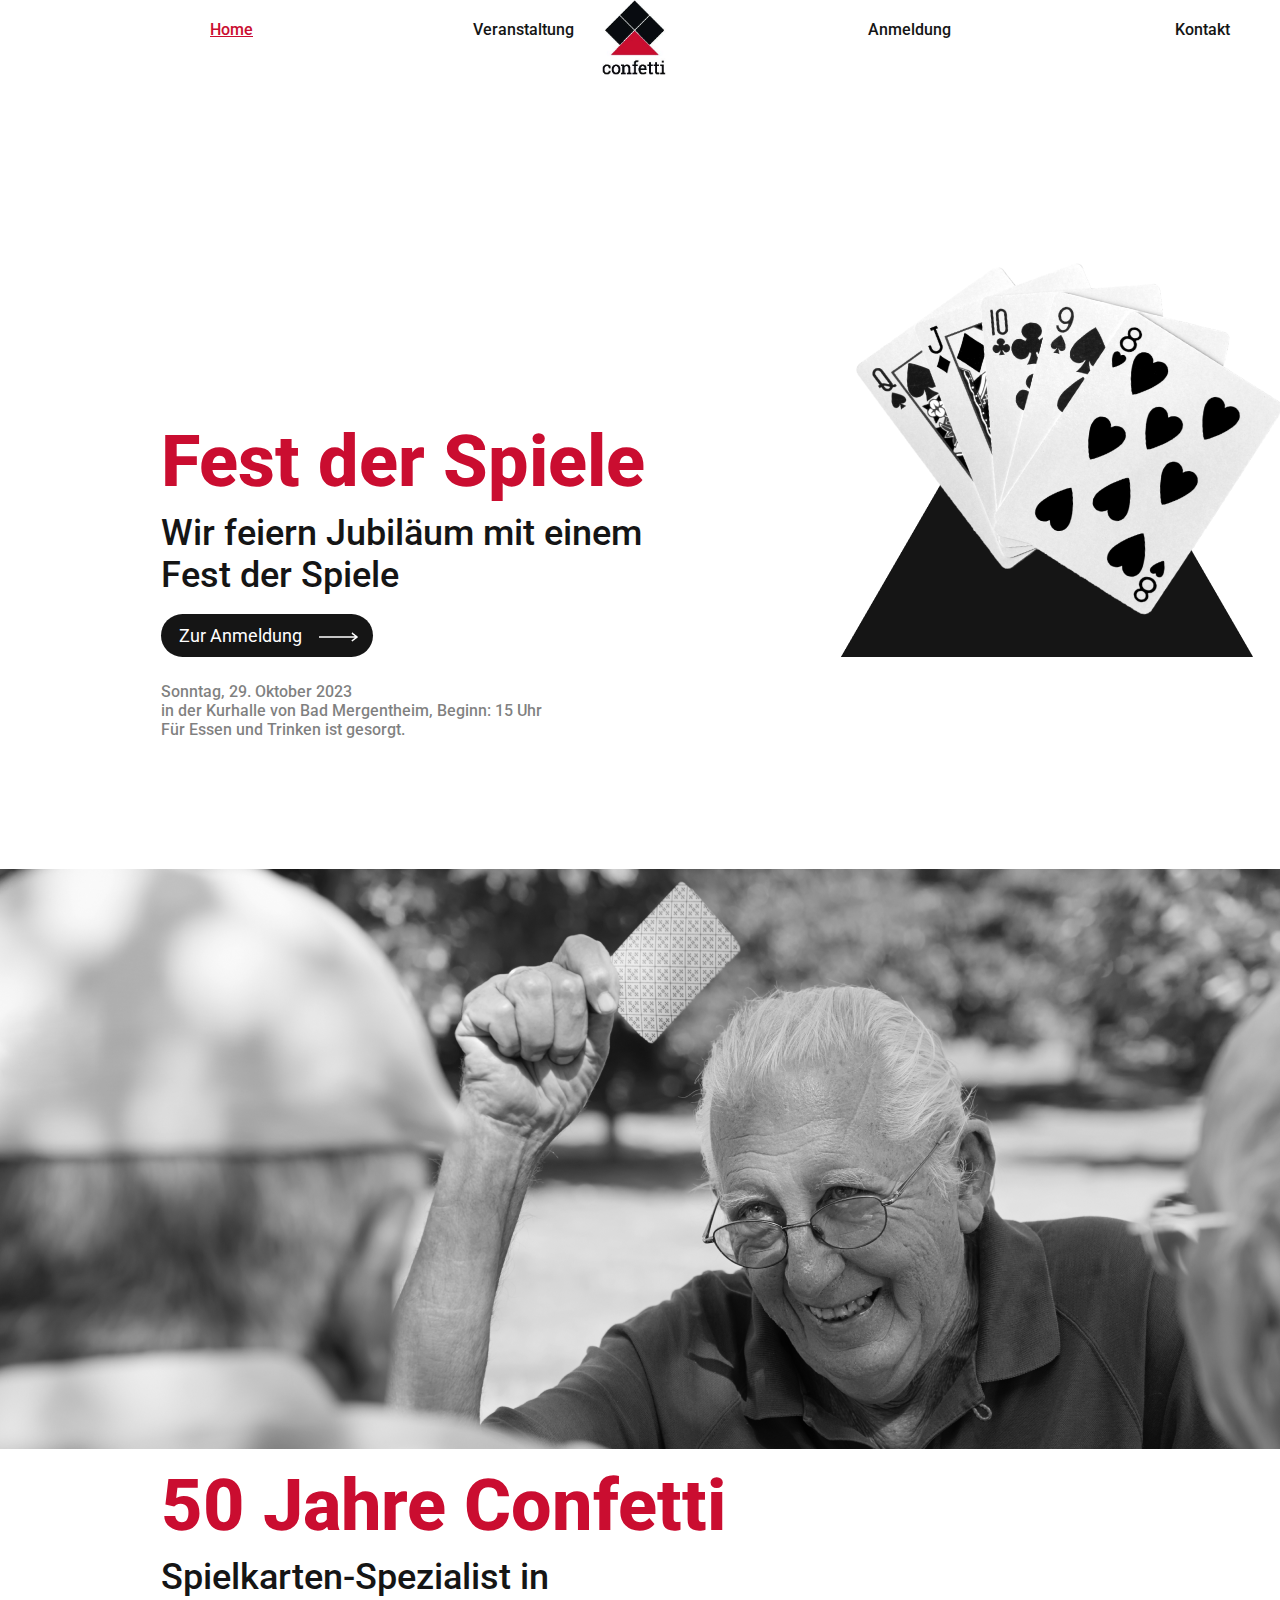
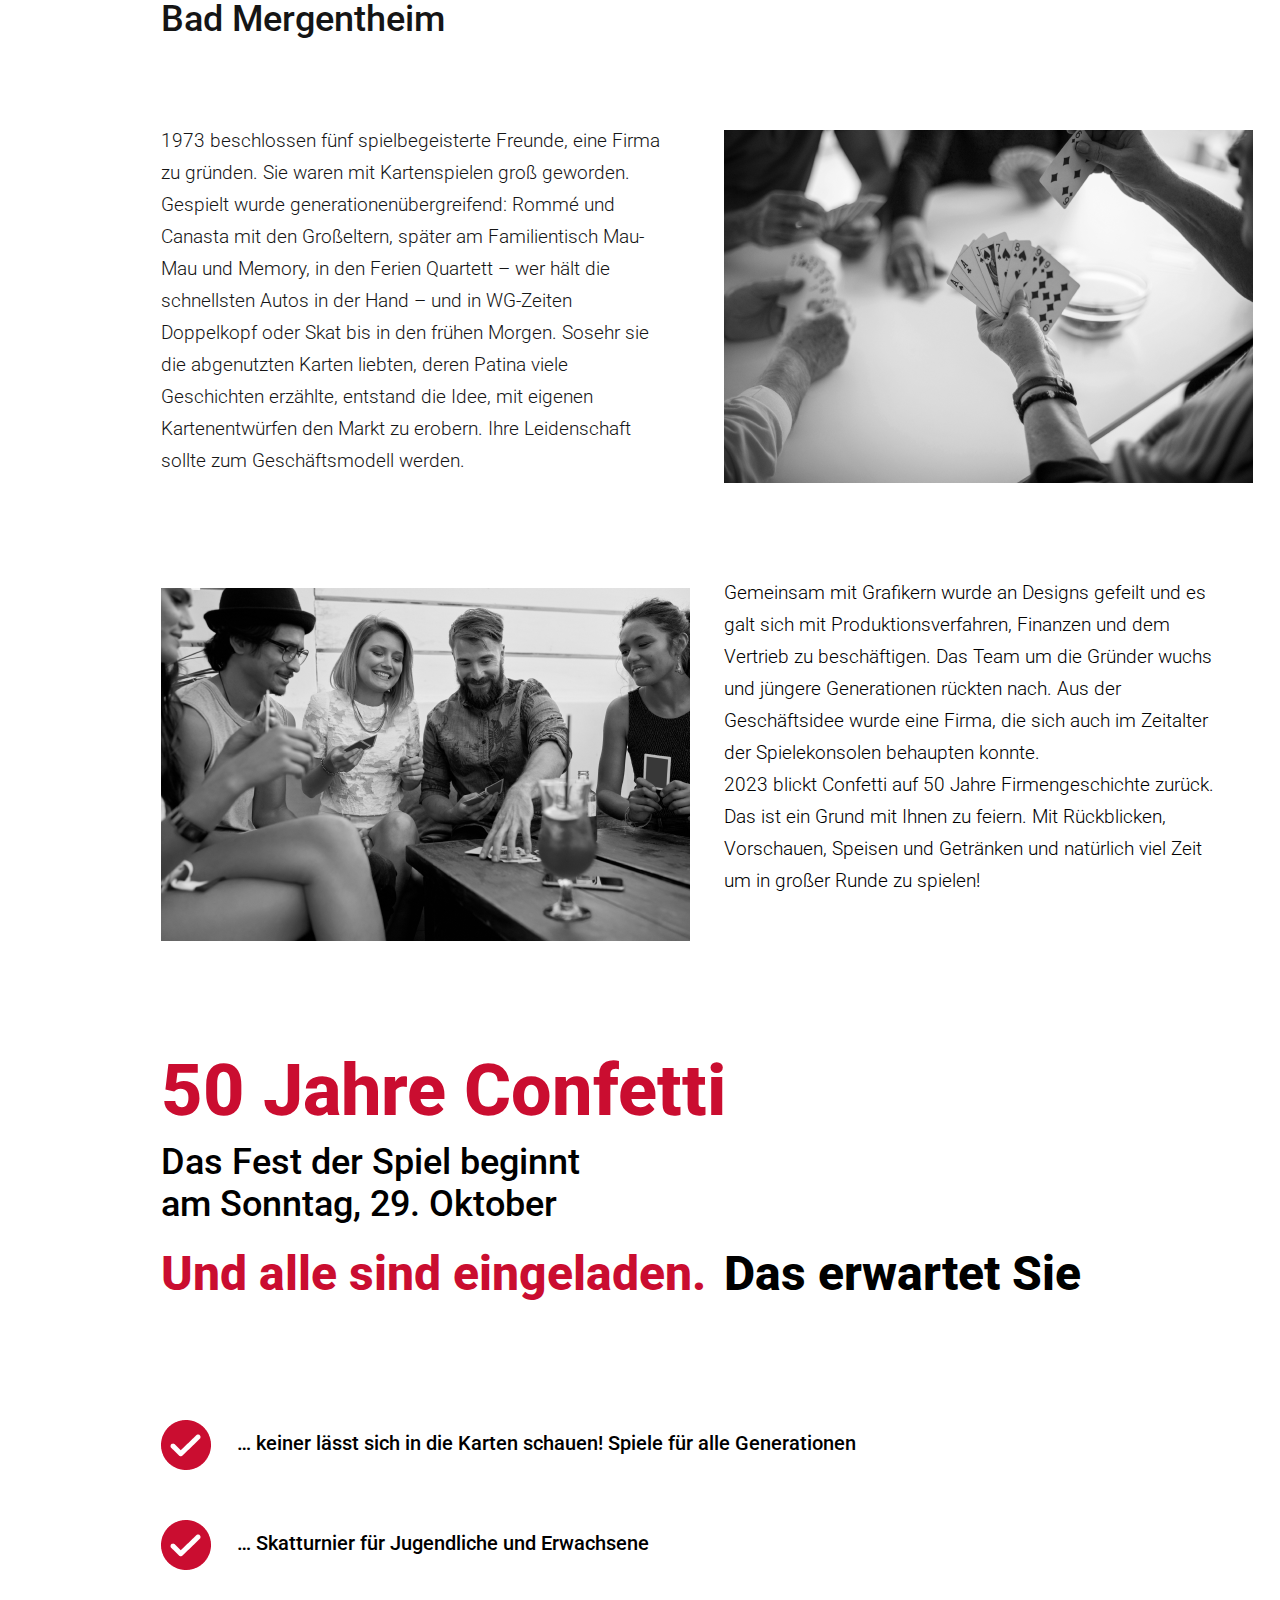
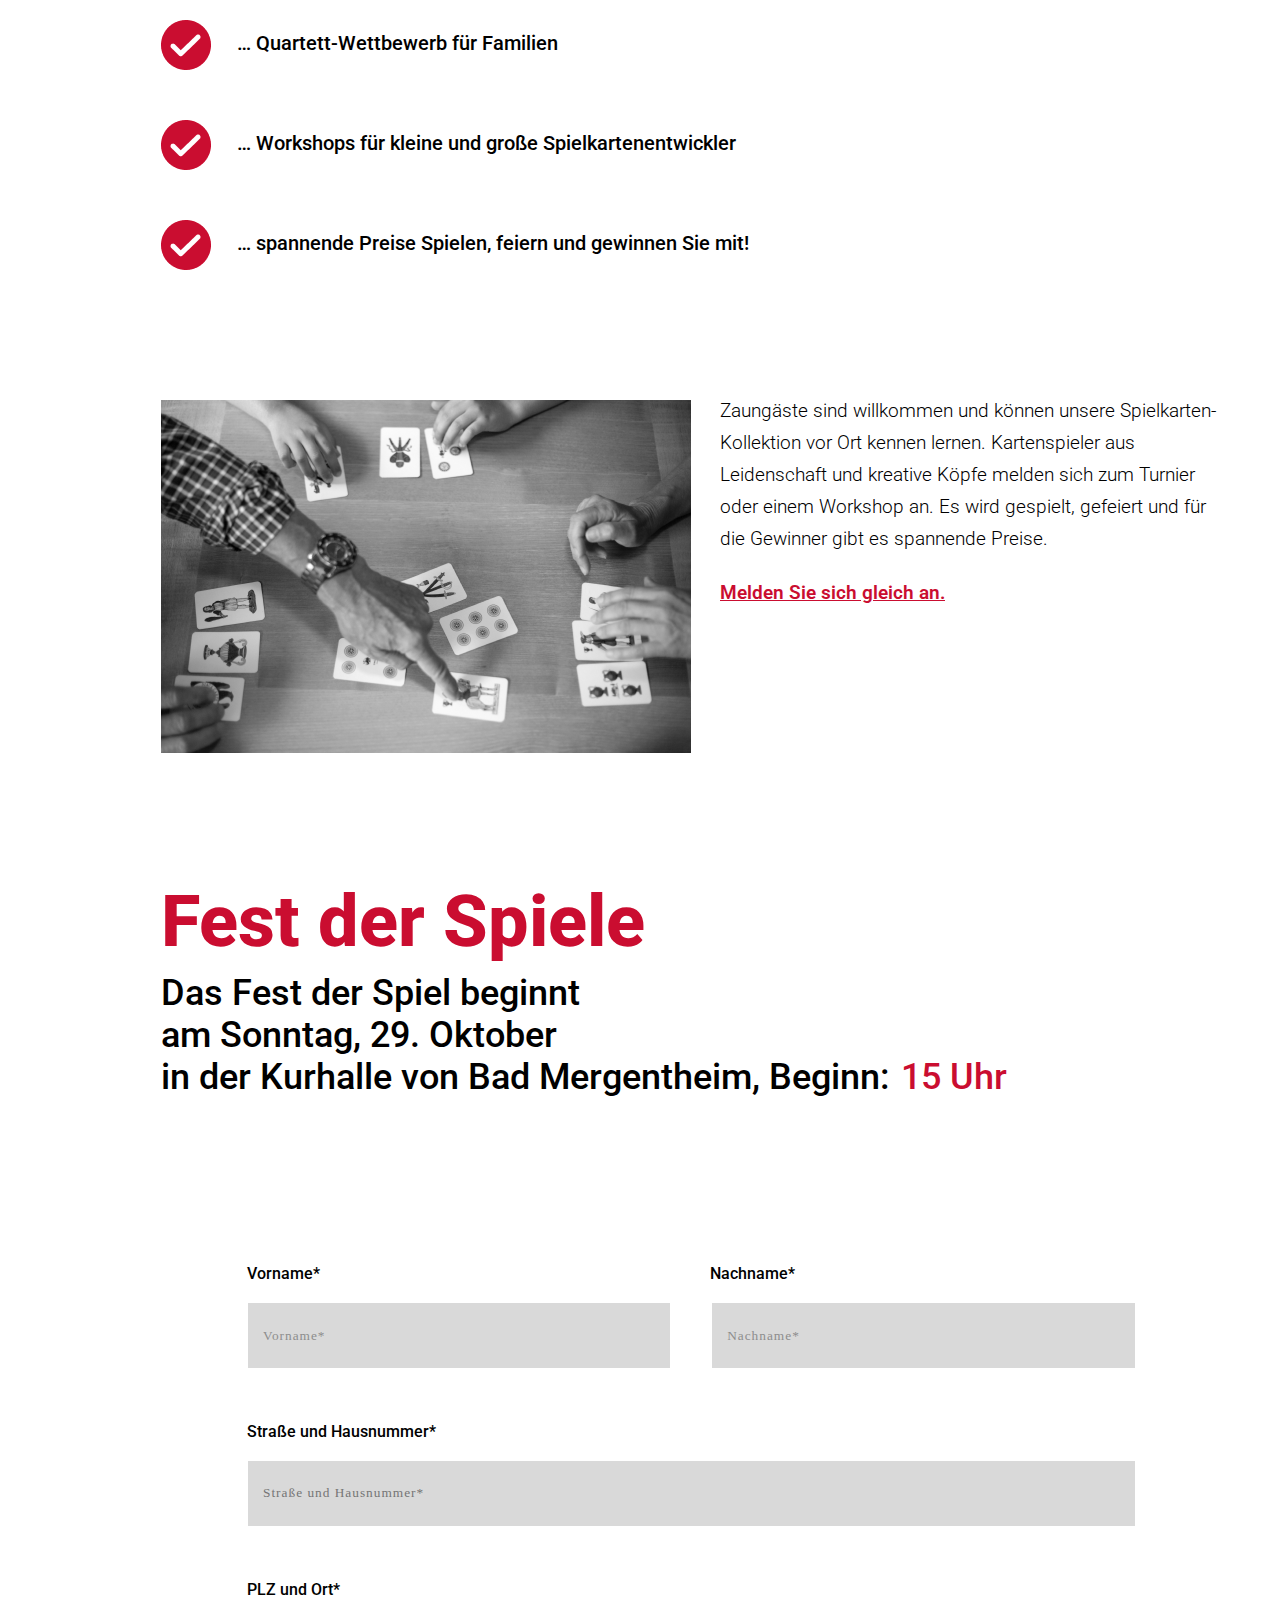
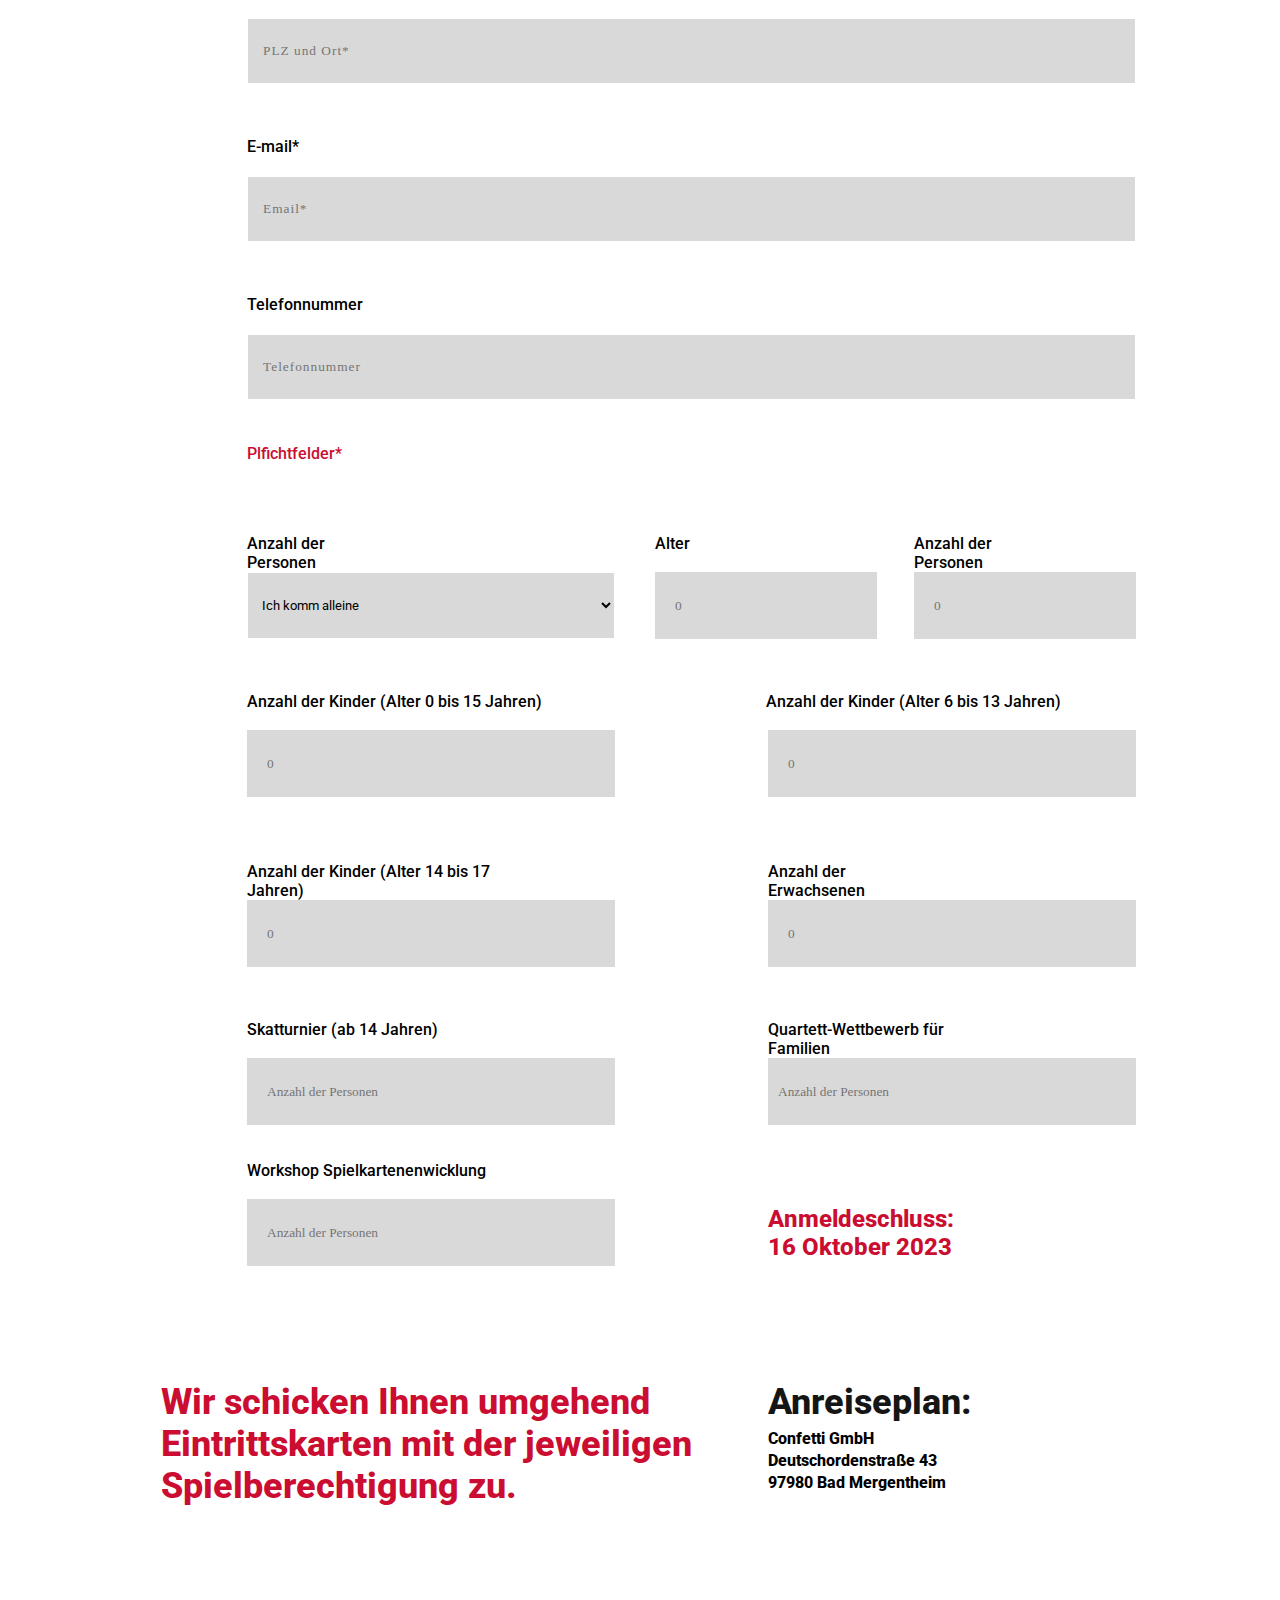
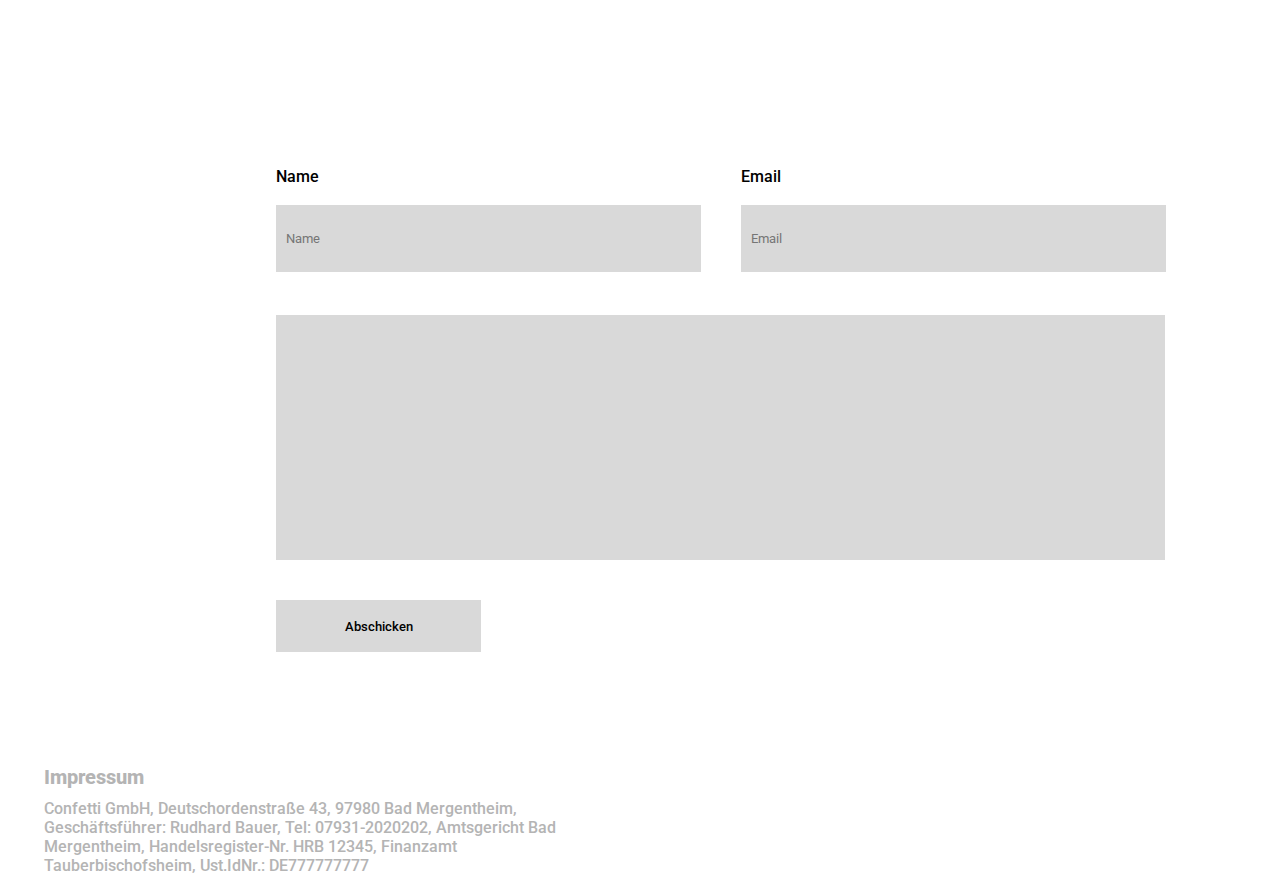
<file: index.html>
<html lang="en">
<head>
    <meta charset="UTF-8">
    <meta http-equiv="X-UA-Compatible" content="IE=edge">
    <meta name="viewport" content="width=device-width, initial-scale=1.0">
    <link rel="stylesheet" href="style.css">
    <title>Document</title>
</head>
<body>
    

<!-- Navigationsleiste/Header -->

<header>
    <div id="main_nav">
        <div class="logo">
            <a href="#"><img src="img/Logo_Confetti.jpg" alt=""></a>
        </div>
        <div class="inner_main_nav">
            <ul>
                <li><a href="#" class="homecolor"">Home</a></li>
                <li><a href="#" class="veranstaltung">Veranstaltung</a></li>
                <li><a href="#" class="anmeldung">Anmeldung</a></li>
                <li><a href="#" class="kontakt">Kontakt</a></li>
            </ul>
        </div>
    </div>
</header>


<!-- Landingpage -->

<section class="sec1">

    <img class="kartenbild" src="img/Bild_21 SW.png" alt="">
    <a href="#"> <img class="arrow" src="img/Vector 2.png" alt=""> </a> 
    <img class="triangle" src="img/Polygon 1.png" alt="">
    <h1 class="lph1">Fest der Spiele</h1>
    <p class="firsttext">Wir feiern Jubiläum mit einem <br> Fest der Spiele</p>
    <a href="#" class="button">Zur Anmeldung</a>
    <p class="secondtext"> Sonntag, 29. Oktober 2023 <br>
        in der Kurhalle von Bad Mergentheim, Beginn: 15 Uhr <br>
        Für Essen und Trinken ist gesorgt.</p>

</section>

<!-- Content Site 1 -->

<section class="sec2">

    <img src="img/Bild_09 3.png" alt="">
    <h1 class="contenttext">50 Jahre Confetti</h1>
    <p class="thridtext">Spielkarten-Spezialist in <br> Bad Mergentheim</p>
    <p class="firstlongtext">
        1973 beschlossen fünf spielbegeisterte Freunde, eine Firma <br>
        zu gründen. Sie waren mit Kartenspielen groß geworden. <br>
        Gespielt wurde generationenübergreifend: Rommé und <br>
        Canasta mit den Großeltern, später am Familientisch Mau- <br>
        Mau und Memory, in den Ferien Quartett – wer hält die <br>
        schnellsten Autos in der Hand – und in WG-Zeiten <br>
        Doppelkopf oder Skat bis in den frühen Morgen. Sosehr sie <br>
        die abgenutzten Karten liebten, deren Patina viele <br>
        Geschichten erzählte, entstand die Idee, mit eigenen <br>
        Kartenentwürfen den Markt zu erobern. Ihre Leidenschaft <br>
        sollte zum Geschäftsmodell werden.</p>

    <img class="longtextpic1" src="img/Bild_11 SW 1.png" alt="">
    <img class="longtextpic2" src="img/Bild_06 1.png" alt="">

    <p class="secondlongtext">
        Gemeinsam mit Grafikern wurde an Designs gefeilt und es <br>
        galt sich mit Produktionsverfahren, Finanzen und dem <br>
        Vertrieb zu beschäftigen. Das Team um die Gründer wuchs <br>
        und jüngere Generationen rückten nach. Aus der <br>
        Geschäftsidee wurde eine Firma, die sich auch im Zeitalter <br>
        der Spielekonsolen behaupten konnte. <br>

        2023 blickt Confetti auf 50 Jahre Firmengeschichte zurück. <br>
        Das ist ein Grund mit Ihnen zu feiern. Mit Rückblicken, <br>
        Vorschauen, Speisen und Getränken und natürlich viel Zeit <br>
        um in großer Runde zu spielen!</p>

</section>

<!-- Content Site 2 -->

<section class="sec3">

    <h1 class="contenth1">50 Jahre Confetti</h1>
    <p class="content3text">Das Fest der Spiel beginnt <br> am Sonntag, 29. Oktober</p>
    <p class="content3text1">Und alle sind eingeladen.</p>
    <p class="content3text2">Das erwartet Sie</p>

    <img class="check1" src="img/check.png" alt="">
    <p class="checktext1">… keiner lässt sich in die Karten schauen! Spiele für alle Generationen</p>

    <img class="check2" src="img/check.png" alt="">
    <p class="checktext2">… Skatturnier für Jugendliche und Erwachsene</p>

    <img class="check3" src="img/check.png" alt="">
    <p class="checktext3">… Quartett-Wettbewerb für Familien</p>

    <img class="check4" src="img/check.png" alt="">
    <p class="checktext4">… Workshops für kleine und große Spielkartenentwickler</p>

    <img class="check5" src="img/check.png" alt="">
    <p class="checktext5">… spannende Preise Spielen, feiern und gewinnen Sie mit!</p>

    <img class="content3img" src="img/Bild_12 1.png" alt="">
    <p class="content3_img_text">
        Zaungäste sind willkommen und können unsere Spielkarten- <br>
        Kollektion vor Ort kennen lernen. Kartenspieler aus <br>
        Leidenschaft und kreative Köpfe melden sich zum Turnier <br>
        oder einem Workshop an. Es wird gespielt, gefeiert und für <br>
        die Gewinner gibt es spannende Preise.</p>
    <p class="content3_img_text_cta">Melden Sie sich gleich an.</p>

</section>

<!-- Content Site 3 (Formular) -->


<section class="sec4">

    <h1 class="sec4h1">Fest der Spiele</h1>
    <p class="sec4undertext">
        Das Fest der Spiel beginnt <br>
        am Sonntag, 29. Oktober <br>
        in der Kurhalle von Bad Mergentheim, Beginn:</p>
        <p class="uhrzeit">15 Uhr</p>


        <div class="containerform">
            <form>
    
                    <input type="text" class="vorname" name="vorname" placeholder="Vorname*" required="required">
                    <input type="text" class="nachname" name="nachname" placeholder="Nachname*" required="required">
                    <input type="text" required="required" class="adresse" name="adress_name" placeholder="Straße und Hausnummer*">
                    <input type="text" required="required" class="ort" name="adress_name" placeholder="PLZ und Ort*">
                    <input type="email" required="required" class="email" name="adress_name" placeholder="Email*">
                    <input type="tel" class="telefon" name="adress_name" placeholder="Telefonnummer">
                
                    <select id="werkommt" name="werkommt">
                        <option value="australia">Ich komm alleine</option>
                        <option value="canada">Ich komm mit meiner Familie</option>
                      </select>


                    <p class="inputtext1">Vorname*</p>
                    <p class="inputtext2">Nachname*</p>
                    <p class="inputtext3">Straße und Hausnummer*</p>
                    <p class="inputtext4">PLZ und Ort*</p>
                    <p class="inputtext5">E-mail*</p>
                    <p class="inputtext6">Telefonnummer</p>
                    <p class="pflichtfeld">Plfichtfelder*</p>


                      
                    <input type="number" placeholder="0" class="alterinput">
                    <input type="number" placeholder="0" class="personenNR">
                    <input type="number" placeholder="0" class="kinderNR05">
                    <input type="number" placeholder="0" class="kinderNR613">
                    <input type="number" placeholder="0" class="kinderNR1417">
    
                    <input type="number" placeholder="0" class="erwachsenenNR">
                    <input type="number" placeholder="Anzahl der Personen" class="skatturnier">
                    <input type="number" placeholder="Anzahl der Personen" class="quartett">
                    <input type="number" placeholder="Anzahl der Personen" class="workshop">
    
                    <p class="inputnumbertext1">Anzahl der Personen</p>
                    <p class="inputnumbertext2">Alter</p>
                    <p class="inputnumbertext3">Anzahl der Personen</p>
                    <p class="inputnumbertext4">Anzahl der Kinder (Alter 0 bis 15 Jahren)</p>
                    <p class="inputnumbertext5">Anzahl der Kinder (Alter 6 bis 13 Jahren)</p>

                    <p class="inputnumbertext6">Anzahl der Kinder (Alter 14 bis 17 Jahren)</p>
                    <p class="inputnumbertext7">Anzahl der Erwachsenen</p>
                    <p class="inputnumbertext8">Skatturnier (ab 14 Jahren)</p>
                    <p class="inputnumbertext9">Quartett-Wettbewerb für Familien</p>
                    <p class="inputnumbertext10">Workshop Spielkartenenwicklung</p>
                    
              </form>
        </div>

        <p class="anmeldeschluss">Anmeldeschluss: <br> 16 Oktober 2023</p>
</section>

<section class="contactsec">
    
    <h1 class="einladung">
                        Wir schicken Ihnen umgehend <br>
                        Eintrittskarten mit der jeweiligen
                        Spielberechtigung zu.</h1>

    <h2 class="anreise">Anreiseplan:</h2>
    <p class="anreisetext">Confetti GmbH <br> Deutschordenstraße 43 <br> 97980 Bad Mergentheim</p>

    <label for="namecontact" class="namecontactlabel" >Name</label>
    <input type="text" placeholder="Name" class="namecontact">

    <label for="emailcontact" class="emailcontactlabel" >Email</label>
    <input type="text" placeholder="Email" class="emailcontact">
    <textarea name="" id="textareacontact"></textarea>

    <button class="contactbutton">Abschicken</button>

  
    

</section>

<section class="footersec">
    <p class="impressum">Impressum</p>
    <p class="impressumtext">Confetti GmbH, Deutschordenstraße 43, 97980 Bad Mergentheim, 
        Geschäftsführer: Rudhard Bauer, Tel: 07931-2020202, Amtsgericht Bad 
        Mergentheim, Handelsregister-Nr. HRB 12345, Finanzamt 
        Tauberbischofsheim, Ust.IdNr.: DE777777777</p>
</section>




</body>
</html>
</file>
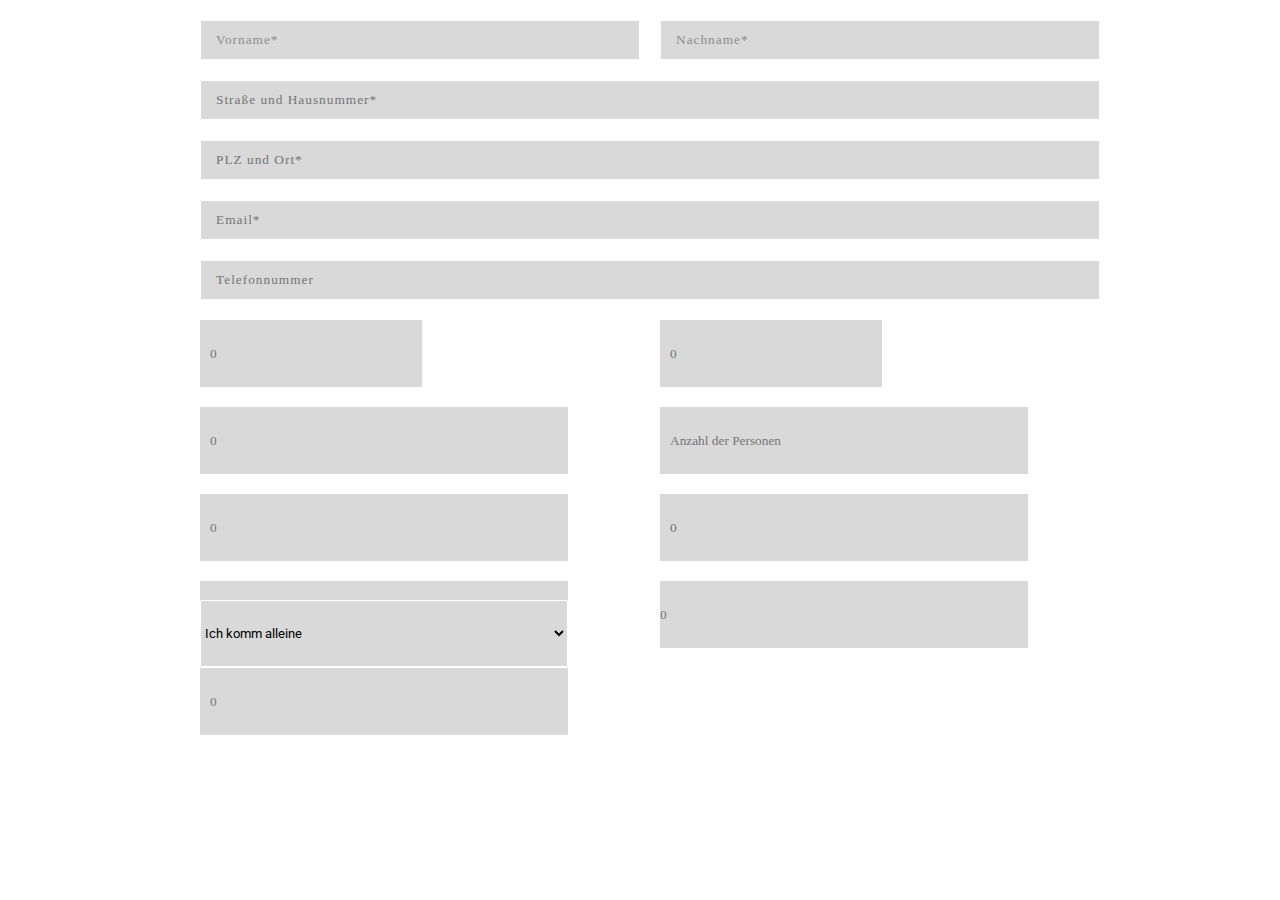
<file: formular.html>
<!DOCTYPE html>
<html lang="en">
<head>
    <meta charset="UTF-8">
    <meta http-equiv="X-UA-Compatible" content="IE=edge">
    <meta name="viewport" content="width=device-width, initial-scale=1.0">
    <link rel="stylesheet" href="formularstyle.css">
    <title>Document</title>
</head>
<body>
    
<section class="sec4">



        <form>

                <input type="text" class="vorname" name="vorname" placeholder="Vorname*" required="required">
                <input type="text" class="nachname" name="nachname" placeholder="Nachname*" required="required">
                <input type="text" required="required" class="adresse" name="adress_name" placeholder="Straße und Hausnummer*">
                <input type="text" required="required" class="ort" name="adress_name" placeholder="PLZ und Ort*">
                <input type="email" required="required" class="email" name="adress_name" placeholder="Email*">
                <input type="tel" class="telefon" name="adress_name" placeholder="Telefonnummer">
            
                <select id="werkommt" name="werkommt">
                    <option value="australia">Ich komm alleine</option>
                    <option value="canada">Ich komm mit meiner Familie</option>
                  </select>
                  
                <input type="number" placeholder="0" class="alterinput">
                <input type="number" placeholder="0" class="personenNR">
                <input type="number" placeholder="0" class="kinderNR05">
                <input type="number" placeholder="Anzahl der Personen" class="kinderNR613">
                <input type="number" placeholder="0" class="kinderNR1417">

                <input type="number" placeholder="0" class="erwachsenenNR">
                <input type="number" placeholder="0" class="skatturnier">
                <input type="number" placeholder="0" class="quartett">
                <input type="number" placeholder="0" class="workshop">

                
            
          </form>


</section>





</body>
</html>
</file>
<file: style.css>
@import url('https://fonts.googleapis.com/css2?family=Roboto:wght@100;300;400;500;700;900&display=swap');

* {
    margin: 0;
    padding: 0;
    box-sizing: border-box;
    font-family: 'Roboto', sans-serif;
}

/* Landing Page */

.inner_main_nav {
    margin: 0 auto;
    width: 1440px;
}

.inner_main_nav ul {
    padding: 0;
    list-style: none;
    text-align: right;
}

.inner_main_nav ul li {
    float: none;
    display: inline-block;
}

.inner_main_nav ul li:nth-child(1) {
    float: left;
    margin-left: 200px;
}

.inner_main_nav ul li:nth-child(2) {
    float: left;
    margin-left: 200px;
}

.inner_main_nav ul li:nth-child(3) {
    margin-right: 200px;
}

.inner_main_nav ul li:nth-child(4) {
    margin-right: 200px;
}

.inner_main_nav ul li a {
    font-weight: 500;
    font-size: 16px;
    padding: 20px 10px;
    display: block;
}

.homecolor {
    color: #CA0D30;
    text-decoration: underline;
}

.veranstaltung {
    text-decoration: none;
    color: #151515;
}

.anmeldung {
    text-decoration: none;
    color: #151515;
}

.kontakt {
    text-decoration: none;
    color: #151515;
}

#main_nav {
    width: 100%;
    position: relative;
}

.logo img {
    width: 5%;
    position: absolute;
    left: 47%;
}


.sec1 {
    min-height: 90vh
}

.lph1 {
    position: absolute;
    width: 540px;
    height: 82px;
    left: 161px;
    top: 420px;
    font-family: 'Roboto';
    font-style: normal;
    font-weight: 800;
    font-size: 72px;
    line-height: 84px;
    color: #CA0D30;
}

.firsttext {
    position: absolute;
    width: 540px;
    height: 82px;
    left: 161px;
    top: 512px;
    font-family: 'Roboto';
    font-style: normal;
    font-weight: 500;
    font-size: 36px;
    line-height: 42px;
    color: #151515;
}

.button {
    position: absolute;
    width: 212px;
    height: 43px;
    left: 161px;
    top: 614px;
    background-color:#151515;
	border-radius:42px;
	cursor:pointer;
	color:#ffffff;
	font-size:18px;
	padding: 11px 18px;
	text-decoration:none;
}

.secondtext {
    position: absolute;
    width: 480px;
    height: 90px;
    left: 161px;
    top: 682px;
    font-family: 'Roboto';
    font-style: normal;
    font-weight: 500;
    font-size: 16px;
    line-height: 19px;
    color: rgba(0, 0, 0, 0.5);
}

.kartenbild {
    position: absolute;
    width: 537px;
    height: 359px;
    left: 801.81px;
    top: 255px;
    transform: rotate(5.88deg);
    z-index: 2;
}

.arrow {
    position: absolute;
    left: 319px;
    top: 632px;
    z-index: 99;
}

.triangle {
    position: absolute;
    left: 840px;
    top: 300px;
    z-index: 1;
}


/* Content Site 1  */

.sec2 {
    min-height: 250vh;
}

.contenttext {
    position: absolute;
    width: 875px;
    height: 67px;
    left: 161px;
    top: 1464px;
    font-family: 'Roboto';
    font-style: normal;
    font-weight: 800;
    font-size: 72px;
    line-height: 84px;
    color: #CA0D30;
}

.thridtext {
    position: absolute;
    width: 421px;
    height: 80px;
    left: 161px;
    top: 1556px;  
    font-family: 'Roboto';
    font-style: normal;
    font-weight: 500;
    font-size: 36px;
    line-height: 42px;
    color: #151515;
}

.firstlongtext {
    position: absolute;
    width: 503px;
    height: 353px;
    left: 161px;
    top: 1725px;
    font-weight: 300;
    font-size: 19px;
    line-height: 32px;
    color: #151515;
}

.secondlongtext {
    position: absolute;
    width: 503px;
    height: 353px;
    left: 724px;
    top: 2177px;
    font-weight: 300;
    font-size: 19px;
    line-height: 32px;
    color: #000000;
}

.longtextpic1 {
    position: absolute;
    width: 529px;
    height: 353px;
    left: 724px;
    top: 1730px;    
}

.longtextpic2 {
    position: absolute;
    width: 529px;
    height: 353px;
    left: 161px;
    top: 2188px;
}


/* Content Site 2 */

.sec3 {
    min-height: 150vh;
}

.contenth1 {
    position: absolute;
    width: 585px;
    height: 67px;
    left: 161px;
    top: 2649px;
    font-weight: 800;
    font-size: 72px;
    line-height: 84px;
    color: #CA0D30;
}

.content3text {
    position: absolute;
    width: 463px;
    height: 80px;
    left: 161px;
    top: 2741px;
    font-weight: 500;
    font-size: 36px;
    line-height: 42px;
    color: #000000;
}

.content3text1 {
    position: absolute;
    width: 553px;
    height: 56px;
    left: 161px;
    top: 2846px;
    font-weight: 800;
    font-size: 48px;
    line-height: 56px;
    color: #CA0D30;
}

.content3text2 {
    position: absolute;
    width: 365px;
    height: 56px;
    left: 724px;
    top: 2846px;
    font-weight: 800;
    font-size: 48px;
    line-height: 56px;
    color: #000000;
}

.check1 {
    position: absolute;
    width: 50px;
    height: 50px;
    left: 161px;
    top: 3020px;
}

.checktext1 {
    position: absolute;
    width: 956px;
    height: 38px;
    left: 237px;
    top: 3032px;
    font-weight: 500;
    font-size: 20px;
    line-height: 23px;
    color: #000000;
}

.check2 {
    position: absolute;
    width: 50px;
    height: 50px;
    left: 161px;
    top: 3120px;
}

.checktext2 {
    position: absolute;
    width: 956px;
    height: 38px;
    left: 237px;
    top: 3132px;
    font-weight: 500;
    font-size: 20px;
    line-height: 23px;
    color: #000000;
}

.check3 {
    position: absolute;
    width: 50px;
    height: 50px;
    left: 161px;
    top: 3220px;
}

.checktext3 {
    position: absolute;
    width: 956px;
    height: 38px;
    left: 237px;
    top: 3232px;
    font-weight: 500;
    font-size: 20px;
    line-height: 23px;
    color: #000000;
}

.check4 {
    position: absolute;
    width: 50px;
    height: 50px;
    left: 161px;
    top: 3320px;
}

.checktext4 {
    position: absolute;
    width: 956px;
    height: 38px;
    left: 237px;
    top: 3332px;
    font-weight: 500;
    font-size: 20px;
    line-height: 23px;
    color: #000000;
}

.check5 {
    position: absolute;
    width: 50px;
    height: 50px;
    left: 161px;
    top: 3420px;
}

.checktext5 {
    position: absolute;
    width: 956px;
    height: 38px;
    left: 237px;
    top: 3432px;
    font-weight: 500;
    font-size: 20px;
    line-height: 23px;
    color: #000000;
}

.content3img {
    position: absolute;
    width: 530px;
    height: 353px;
    left: 161px;
    top: 3600px;
}

.content3_img_text {
    position: absolute;
    width: 503px;
    height: 160px;
    left: 720px;
    top: 3595px;
    font-weight: 300;
    font-size: 19px;
    line-height: 32px;
    color: #000000;
}

.content3_img_text_cta {
    position: absolute;
    width: 503px;
    height: 32px;
    left: 720px;
    top: 3777px;
    font-weight: 600;
    font-size: 19px;
    line-height: 32px;
    color: #CA0D30;
    cursor: pointer;
    text-decoration: underline;
}

/* Content Site 3 + Formular */

.sec4 {
    min-height: 100vh;
}

.sec4h1 {
    position: absolute;
    width: 585px;
    height: 67px;
    left: 161px;
    top: 4080px;
    font-weight: 800;
    font-size: 72px;
    line-height: 84px;
    color: #CA0D30;
}

.sec4undertext {
    position: absolute;
    width: 929px;
    height: 120px;
    left: 161px;
    top: 4172px;
    font-weight: 500;
    font-size: 36px;
    line-height: 42px;
    color: #000000;
}

.uhrzeit {
    position: absolute;
    width: 107px;
    height: 42px;
    left: 901px;
    top: 4256px;
    font-weight: 500;
    font-size: 36px;
    line-height: 42px;
    color: #CA0D30;
}


/* Formular */

* {
    margin: 0;
    padding: 0;
    box-sizing: border-box;
    font-family: 'Roboto', sans-serif;
}


.sec4 {
    min-height: 100vh;
}

form {
    display: grid;
    grid-template-columns: 50% 50%;
    padding-top: 20px;
    padding-left: 200px;
    padding-right: 200px;
    grid-gap: 20px;
}

.contactform {
    margin-top: 100px;
    margin-left: 200px;
}

input {
    font-family: 'Raleway';
    border: none;
    background-color: #D9D9D9;
    padding-left: 10px;
}

select {
    padding-left: 10px;
}

.vorname {
    grid-column: 1/2;
    height: 40px;
    border: 1px solid #fff;
    padding: 15px;
    letter-spacing: 1px;
    position: absolute;
    width: 424.38px;
    height: 66.31px;
    left: 247px;
    top: 4502.46px;
}

.vorname::placeholder {
    color: #8D8D8D;
}

.nachname {
    grid-column: 2/3;
    height: 40px;
    border: 1px solid #fff;
    padding: 15px;
    letter-spacing: 1px;
    position: absolute;
    width: 424.38px;
    height: 66.31px;
    left: 711.17px;
    top: 4502.46px;
}

.nachname::placeholder {
    color: #8D8D8D;
}

[name="adress_name"] {
    grid-column: 1/3;
    height: 40px;
    border: 1px solid #fff;
    padding: 15px;
    letter-spacing: 1px;
    position: absolute;
    width: 888.55px;
    height: 66.31px;
    left: 247px;
    top: 4660.28px;
}

.emailinput::placeholder {
    color: #8D8D8D;
}

.ort {
    grid-column: 1/3;
    height: 40px;
    border: 1px solid #fff;
    padding: 15px;
    letter-spacing: 1px;
    position: absolute;
    width: 888.55px;
    height: 66.31px;
    left: 247px;
    top: 4818.09px;
}

.email {
    grid-column: 1/3;
    height: 40px;
    border: 1px solid #fff;
    padding: 15px;
    letter-spacing: 1px;
    position: absolute;
    width: 888.55px;
    height: 66.31px;
    left: 247px;
    top: 4975.91px;
}

.telefon {
    grid-column: 1/3;
    height: 40px;
    border: 1px solid #fff;
    padding: 15px;
    letter-spacing: 1px;
    position: absolute;
    width: 888.55px;
    height: 66.31px;
    left: 247px;
    top: 5133.73px;
}

#werkommt {
    border: 1px solid #fff;
    position: absolute;
    background-color: #D9D9D9;
    position: absolute;
    width: 368px;
    height: 67px;
    left: 247px;
    top: 5372px;
}

.alterinput {
    position: absolute;
    width: 222px;
    height: 67px;
    left: 655px;
    top: 5372px;
}

.alterinput::placeholder {
    padding-left: 10px;
}

.personenNR {
    position: absolute;
    width: 222px;
    height: 67px;
    left: 914px;
    top: 5372px;
}

.personenNR::placeholder {
    padding-left: 10px;
}

.kinderNR05 {
    position: absolute;
    width: 368px;
    height: 67px;
    left: 247px;
    top: 5530px;    
}

.kinderNR05::placeholder {
    padding-left: 10px;
}

.kinderNR613 {
    position: absolute;
    width: 368px;
    height: 67px;
    left: 768px;
    top: 5530px;    
}

.kinderNR613::placeholder {
    padding-left: 10px;
}

.kinderNR1417 {
    position: absolute;
    width: 368px;
    height: 67px;
    left: 247px;
    top: 5700px;
}

.kinderNR1417::placeholder {
    padding-left: 10px;
}

.erwachsenenNR {
    position: absolute;
    width: 368px;
    height: 67px;
    left: 768px;
    top: 5700px;
}

.erwachsenenNR::placeholder {
    padding-left: 10px;
}

.skatturnier {
    position: absolute;
    width: 368px;
    height: 67px;
    left: 247px;
    top: 5858px;
}

.skatturnier::placeholder {
    padding-left: 10px;
}

.quartett {
    position: absolute;
    width: 368px;
    height: 67px;
    left: 768px;
    top: 5858px;
}

.quartett::placeholder {
    width: 368px;
    height: 67px;
}

.workshop {
    position: absolute;
    width: 368px;
    height: 67px;
    left: 247px;
    top: 5999px;
}

.workshop::placeholder {
    padding-left: 10px;
}

.inputtext1 {
    position: absolute;
    width: 95.49px;
    height: 25.2px;
    left: 247px;
    top: 4464px;
    font-weight: 500;
    font-size: 16px;
    line-height: 19px;
    color: #000000;
}

.inputtext2 {
    position: absolute;
    width: 66.31px;
    height: 25.2px;
    left: 709.84px;
    top: 4464px;
    font-weight: 500;
    font-size: 16px;
    line-height: 19px;
    color: #000000;
}

.inputtext3 {
    position: absolute;
    width: 248.37px;
    height: 25.2px;
    left: 247px;
    top: 4621.82px;
    font-weight: 500;
    font-size: 16px;
    line-height: 19px;
    color: #000000;
}

.inputtext4 {
    position: absolute;
    width: 123.52px;
    height: 25.2px;
    left: 247px;
    top: 4779.63px;
    font-weight: 500;
    font-size: 16px;
    line-height: 19px;
    color: #000000;
}

.inputtext5 {
    position: absolute;
    width: 123.52px;
    height: 25.2px;
    left: 247px;
    top: 4937.45px;
    font-weight: 500;
    font-size: 16px;
    line-height: 19px;
    color: #000000;
}

.inputtext6 {
    position: absolute;
    width: 888.55px;
    height: 25.2px;
    left: 247px;
    top: 5095.27px;
    font-weight: 500;
    font-size: 16px;
    line-height: 19px;
    color: #000000;
}

.pflichtfeld {
    position: absolute;
    width: 125.99px;
    height: 25.2px;
    left: 247px;
    top: 5243.8px;
    font-weight: 500;
    font-size: 16px;
    line-height: 19px;
    color: #CA0D30;
}

.inputnumbertext1 {
    position: absolute;
    width: 149px;
    height: 19px;
    left: 247px;
    top: 5334px;
    font-weight: 500;
    font-size: 16px;
    line-height: 19px;
    color: #000000;    
}

.inputnumbertext2 {
    position: absolute;
    width: 35px;
    height: 19px;
    left: 655px;
    top: 5334px;
    font-weight: 500;
    font-size: 16px;
    line-height: 19px;
    color: #000000;
}

.inputnumbertext3 {
    position: absolute;
    width: 149px;
    height: 19px;
    left: 914px;
    top: 5334px;
    font-weight: 500;
    font-size: 16px;
    line-height: 19px;
    color: #000000;
}

.inputnumbertext4 {
    position: absolute;
    width: 300px;
    height: 19px;
    left: 247px;
    top: 5492px;
    font-weight: 500;
    font-size: 16px;
    line-height: 19px;
    color: #000000;
}

.inputnumbertext5 {
    position: absolute;
    width: 300px;
    height: 19px;
    left: 766px;
    top: 5492px;
    font-weight: 500;
    font-size: 16px;
    line-height: 19px;
    color: #000000;
}

.inputnumbertext6 {
    position: absolute;
    width: 299px;
    height: 19px;
    left: 247px;
    top: 5662px;
    font-weight: 500;
    font-size: 16px;
    line-height: 19px;
    color: #000000; 
}

.inputnumbertext7 {
    position: absolute;
    width: 177px;
    height: 19px;
    left: 768px;
    top: 5662px;
    font-weight: 500;
    font-size: 16px;
    line-height: 19px;
    color: #000000;
}

.inputnumbertext8 {
    position: absolute;
    width: 250px;
    height: 19px;
    left: 247px;
    top: 5820px;
    font-weight: 500;
    font-size: 16px;
    line-height: 19px;
    color: #000000;
}

.inputnumbertext9 {
    position: absolute;
    width: 240px;
    height: 19px;
    left: 768px;
    top: 5820px;
    font-weight: 500;
    font-size: 16px;
    line-height: 19px;
    color: #000000;
}

.inputnumbertext10 {
    position: absolute;
    width: 244px;
    height: 19px;
    left: 247px;
    top: 5961px;
    font-weight: 500;
    font-size: 16px;
    line-height: 19px;
    color: #000000;
}

.anmeldeschluss {
    position: absolute;
    width: 256px;
    height: 100%;
    left: 768px;
    top: 6005px;
    font-weight: 800;
    font-size: 24px;
    line-height: 28px;
    color: #CA0D30;
}

/* Contact Area */

.contactsec {
    min-height: 120vh;
}

.einladung {
    position: absolute;
    width: 559px;
    height: 126px;
    left: 161px;
    top: 6181px;
    font-weight: 800;
    font-size: 36px;
    line-height: 42px;
    color: #CA0D30;
}

.anreise {
    position: absolute;
    width: 256px;
    height: 42px;
    left: 768px;
    top: 6181px;
    font-weight: 800;
    font-size: 36px;
    line-height: 42px;
    color: #151515;
}

.anreisetext {
    position: absolute;
    width: 212px;
    height: 66px;
    left: 768px;
    top: 6228px;
    font-weight: 800;
    font-size: 16px;
    line-height: 22px;
    color: #000000;
}

.namecontact {
    position: absolute;
    width: 425px;
    height: 67px;
    left: 276px;
    top: 6605px;
    background: #D9D9D9;
}

.namecontact::placeholder {
    font-family: "Roboto";
}

.namecontactlabel {
    position: absolute;
    width: 96px;
    height: 26px;
    left: 276px;
    top: 6567px;
    font-weight: 500;
    font-size: 16px;
    line-height: 19px;
    color: #000000;
}

.emailcontact {
    position: absolute;
    width: 425px;
    height: 67px;
    left: 741px;
    top: 6605px;
    background: #D9D9D9;
}

.emailcontact::placeholder {
    font-family: "Roboto";
}

.emailcontactlabel {
    position: absolute;
    width: 96px;
    height: 26px;
    left: 741px;
    top: 6567px;
    font-weight: 500;
    font-size: 16px;
    line-height: 19px;
    color: #000000;
}

#textareacontact {
    position: absolute;
    width: 889px;
    height: 245px;
    left: 276px;
    top: 6715px;
    background: #D9D9D9;
    resize: none;
    border: none;
    padding-left: 10px;
    padding-top: 10px;
}

.contactbutton {
    position: absolute;
    width: 205px;
    height: 52px;
    left: 276px;
    top: 7000px;
    border: none;
    background: #D9D9D9;
    color: #000000;
    font-weight: 500;
}

.footer {
    position: absolute;
    width: 1440px;
    height: 214px;
    left: 0px;
    top: 7130px; 
    background: #151515;
}

.impressum {
    position: absolute;
    width: 102px;
    height: 23px;
    left: 44px;
    top: 7166px;
    font-weight: 800;
    font-size: 20px;
    line-height: 23px;
    color: #B4B4B4;
}

.impressumtext {
    position: absolute;
    width: 530px;
    height: 76px;
    left: 44px;
    top: 7199px;
    font-weight: 500;
    font-size: 16px;
    line-height: 19px;
    color: #B4B4B4;
}

.footersec {
    min-height: 20vh;

}
</file>
<file: formularstyle.css>
@import url('https://fonts.googleapis.com/css2?family=Roboto:wght@100;300;400;500;700;900&display=swap');

* {
    margin: 0;
    padding: 0;
    box-sizing: border-box;
    font-family: 'Roboto', sans-serif;
}


.sec4 {
    min-height: 100vh;
}

form {
    display: grid;
    grid-template-columns: 50% 50%;
    padding-top: 20px;
    padding-left: 200px;
    padding-right: 200px;
    grid-gap: 20px;
}

.contactform {
    margin-top: 100px;
    margin-left: 200px;
}

input {
    font-family: 'Raleway';
    border: none;
    background-color: #D9D9D9;
}






.vorname {
    grid-column: 1/2;
    height: 40px;
    border: 1px solid #fff;
    padding: 15px;
    letter-spacing: 1px;
}

.vorname::placeholder {
    color: #8D8D8D;
}

.nachname {
    grid-column: 2/3;
    height: 40px;
    border: 1px solid #fff;
    padding: 15px;
    letter-spacing: 1px;
}

.nachname::placeholder {
    color: #8D8D8D;
}

[name="adress_name"] {
    grid-column: 1/3;
    height: 40px;
    border: 1px solid #fff;
    padding: 15px;
    letter-spacing: 1px;
}

.emailinput::placeholder {
    color: #8D8D8D;
}

#werkommt {
    width: 368px;
    height: 67px;
    border: 1px solid #fff;
    position: absolute;
    background-color: #D9D9D9;
    top: 600px
}

.alterinput {
    width: 222px;
    height: 67px;
}

.alterinput::placeholder {
    padding-left: 10px;
}

.personenNR {
    width: 222px;
    height: 67px;
}

.personenNR::placeholder {
    padding-left: 10px;
}

.kinderNR05 {
    width: 368px;
    height: 67px;
}

.kinderNR05::placeholder {
    padding-left: 10px;
}

.kinderNR613 {
    width: 368px;
    height: 67px;
}

.kinderNR613::placeholder {
    padding-left: 10px;
}

.kinderNR1417 {
    width: 368px;
    height: 67px;
}

.kinderNR1417::placeholder {
    padding-left: 10px;
}

.erwachsenenNR {
    width: 368px;
    height: 67px;
}

.erwachsenenNR::placeholder {
    padding-left: 10px;
}

.skatturnier {
    width: 368px;
    height: 67px;
}

.skatturnier::placeholder {
    padding-left: 10px;
}

.quartett {
    width: 368px;
    height: 67px;
}

.quartett::placeholder {
    width: 368px;
    height: 67px;
}

.workshop {
    width: 368px;
    height: 67px;
}

.workshop::placeholder {
    padding-left: 10px;
}
</file>
